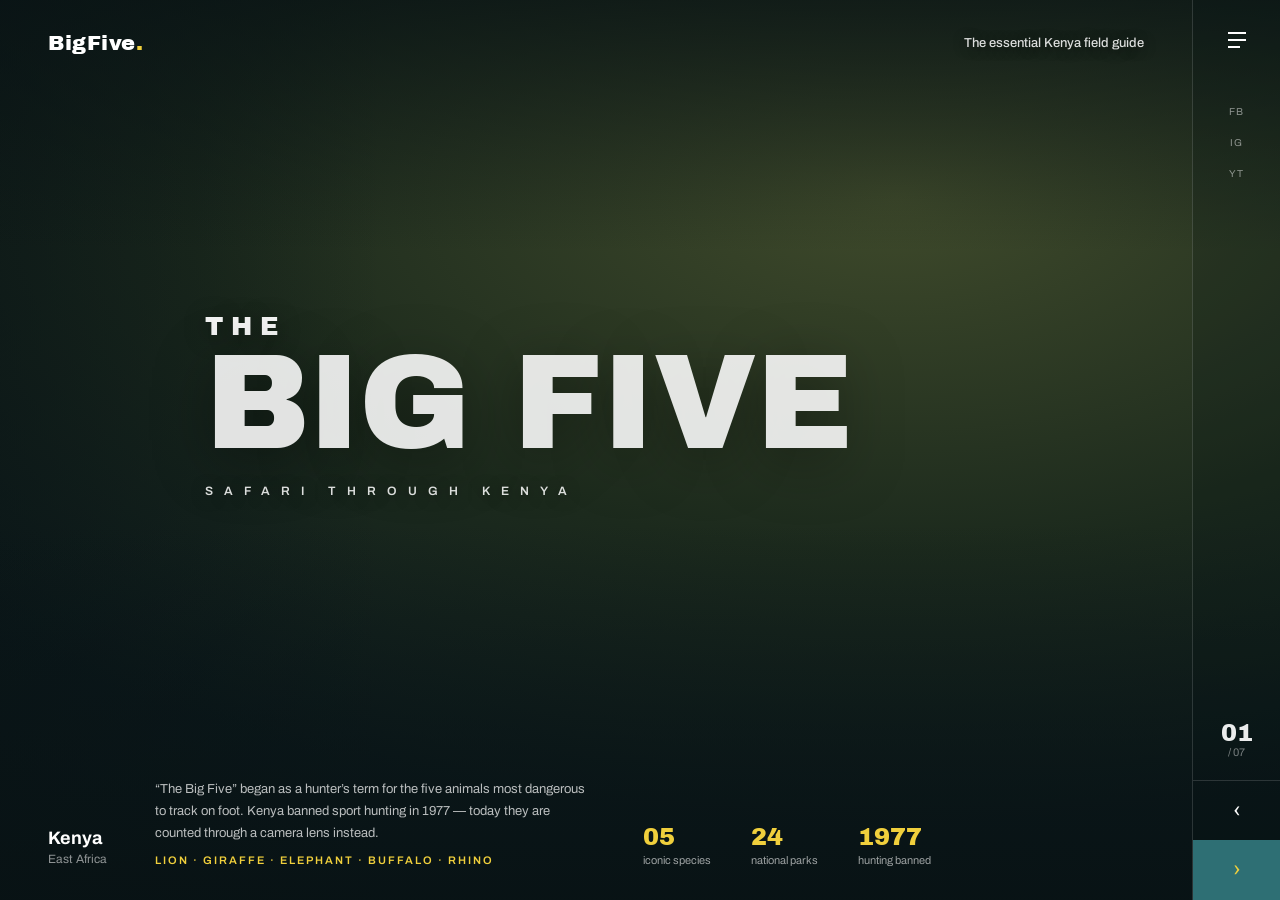
<file: site/index.html>
<!DOCTYPE html>
<html lang="en">
<head>
<meta charset="utf-8">
<meta name="viewport" content="width=device-width, initial-scale=1">
<title>Big Five &middot; The essential Kenya field guide</title>
<link rel="stylesheet" href="assets/style.css">
</head>
<body>
<main class="screen" style="--media: radial-gradient(120% 85% at 70% 22%, #3f4a2b 0%, #1c2a1d 46%, #0c1a1d 82%), linear-gradient(90deg, rgba(8,18,20,0.35), rgba(8,18,20,0) 40%);">

  <!-- Layer 1: media (swap for a wide savannah hero photo) -->
  <div class="media"></div>
  <div class="scrim"></div>

  <!-- Layer 3: top bar -->
  <header class="topbar">
    <a class="wordmark" href="index.html">BigFive<span class="dot">.</span></a>
    <div class="kicker">The essential Kenya field guide</div>
  </header>

  <!-- Layer 4: hero -->
  <div class="hero">
    <div class="overline">THE</div>
    <div class="title">BIG FIVE</div>
    <div class="subtitle">SAFARI THROUGH KENYA</div>
  </div>

  <!-- Layer 5: side rail -->
  <nav class="rail" aria-label="Page navigation">
    <button class="hamburger" type="button" aria-label="Open menu" aria-expanded="false" aria-controls="site-menu">
      <span></span><span></span><span></span>
    </button>
    <div class="social">
      <a href="#" aria-label="Facebook">FB</a>
      <a href="#" aria-label="Instagram">IG</a>
      <a href="#" aria-label="YouTube">YT</a>
    </div>
    <div class="spacer"></div>
    <div class="page-num">01</div>
    <div class="page-count">/ 07</div>
    <a class="arrow prev" href="parks.html" aria-label="Previous page">&#8249;</a>
    <a class="arrow next" href="lion.html" aria-label="Next page">&#8250;</a>
  </nav>

  <!-- Layer 6: bottom info -->
  <section class="info">
    <div class="name">Kenya<small>East Africa</small></div>
    <div class="body">
      <p>&ldquo;The Big Five&rdquo; began as a hunter&rsquo;s term for the five animals most dangerous to track on foot. Kenya banned sport hunting in 1977 &mdash; today they are counted through a camera lens instead.</p>
      <div class="tag">LION &middot; GIRAFFE &middot; ELEPHANT &middot; BUFFALO &middot; RHINO</div>
    </div>
    <div class="stats">
      <div><div class="num">05</div><div class="lbl">iconic species</div></div>
      <div><div class="num">24</div><div class="lbl">national parks</div></div>
      <div><div class="num">1977</div><div class="lbl">hunting banned</div></div>
    </div>
  </section>

  <!-- Layer 7: fullscreen nav overlay -->
  <div class="nav-overlay" id="site-menu" aria-hidden="true">
    <button class="close" type="button" aria-label="Close menu">&#10005;</button>
    <ul>
      <li><a href="index.html" aria-current="page"><span class="idx">01</span>Home</a></li>
      <li><a href="lion.html"><span class="idx">02</span>Lion</a></li>
      <li><a href="giraffe.html"><span class="idx">03</span>Giraffe</a></li>
      <li><a href="elephant.html"><span class="idx">04</span>Elephant</a></li>
      <li><a href="buffalo.html"><span class="idx">05</span>Buffalo</a></li>
      <li><a href="rhino.html"><span class="idx">06</span>Rhino</a></li>
      <li><a href="parks.html"><span class="idx">07</span>The Parks</a></li>
    </ul>
  </div>

</main>
<script src="assets/menu.js"></script>
</body>
</html>
</file>
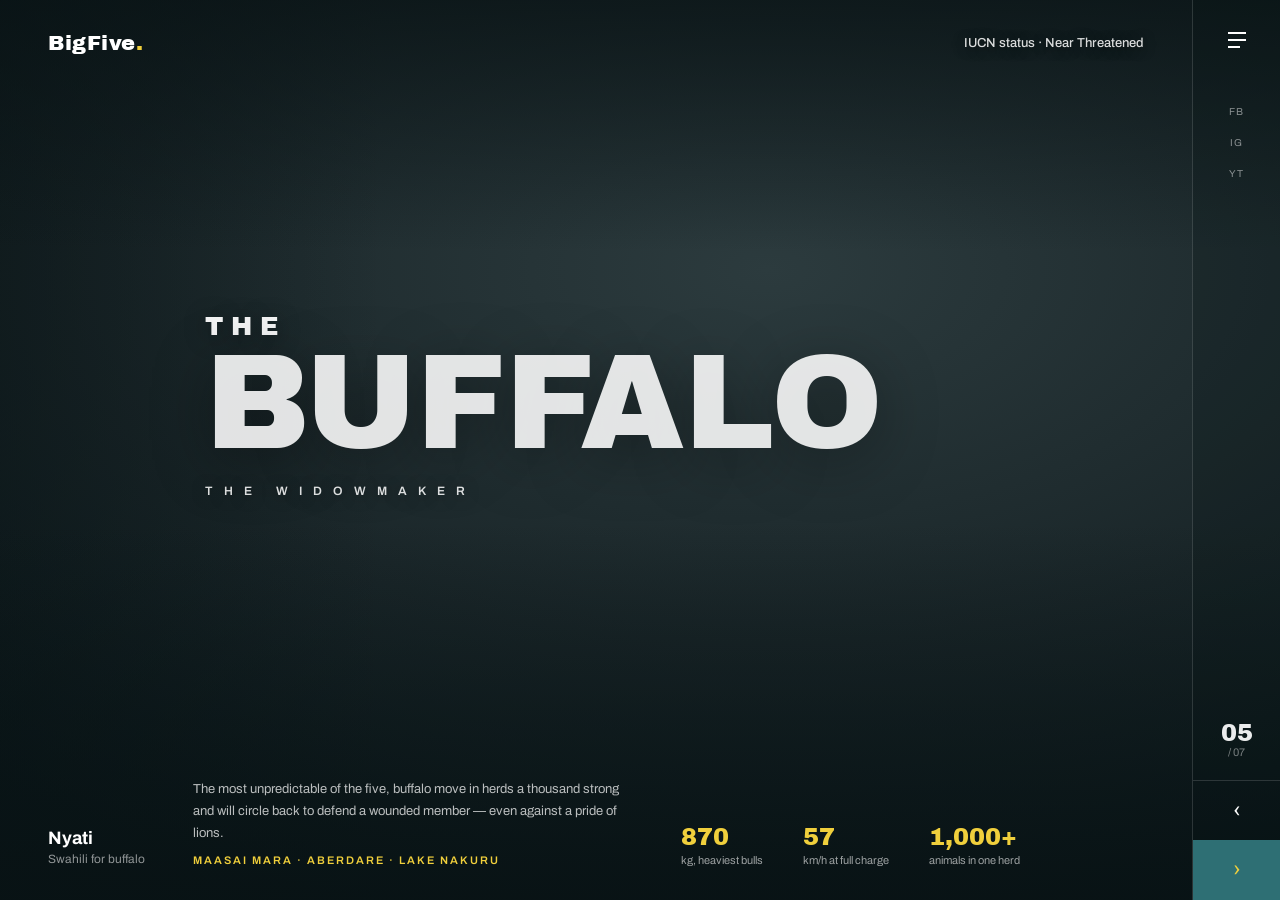
<file: site/buffalo.html>
<!DOCTYPE html>
<html lang="en">
<head>
<meta charset="utf-8">
<meta name="viewport" content="width=device-width, initial-scale=1">
<title>Buffalo &middot; Nyati &middot; Big Five Kenya</title>
<link rel="stylesheet" href="assets/style.css">
</head>
<body>
<main class="screen" style="--media: radial-gradient(120% 90% at 60% 30%, #2c3b3e 0%, #1a2629 46%, #0c1a1d 82%), linear-gradient(90deg, rgba(8,18,20,0.35), rgba(8,18,20,0) 40%);">

  <!-- Layer 1: media (gradient shows while the video loads) -->
  <div class="media">
    <video src="assets/media/buffalo.mp4" autoplay muted loop playsinline preload="auto"></video>
  </div>
  <div class="scrim"></div>

  <header class="topbar">
    <a class="wordmark" href="index.html">BigFive<span class="dot">.</span></a>
    <div class="kicker">IUCN status &middot; Near Threatened</div>
  </header>

  <div class="hero">
    <div class="overline">THE</div>
    <div class="title">BUFFALO</div>
    <div class="subtitle">THE WIDOWMAKER</div>
  </div>

  <nav class="rail" aria-label="Page navigation">
    <button class="hamburger" type="button" aria-label="Open menu" aria-expanded="false" aria-controls="site-menu">
      <span></span><span></span><span></span>
    </button>
    <div class="social">
      <a href="#" aria-label="Facebook">FB</a>
      <a href="#" aria-label="Instagram">IG</a>
      <a href="#" aria-label="YouTube">YT</a>
    </div>
    <div class="spacer"></div>
    <div class="page-num">05</div>
    <div class="page-count">/ 07</div>
    <a class="arrow prev" href="elephant.html" aria-label="Previous page">&#8249;</a>
    <a class="arrow next" href="rhino.html" aria-label="Next page">&#8250;</a>
  </nav>

  <section class="info">
    <div class="name">Nyati<small>Swahili for buffalo</small></div>
    <div class="body">
      <p>The most unpredictable of the five, buffalo move in herds a thousand strong and will circle back to defend a wounded member &mdash; even against a pride of lions.</p>
      <div class="tag">MAASAI MARA &middot; ABERDARE &middot; LAKE NAKURU</div>
    </div>
    <div class="stats">
      <div><div class="num">870</div><div class="lbl">kg, heaviest bulls</div></div>
      <div><div class="num">57</div><div class="lbl">km/h at full charge</div></div>
      <div><div class="num">1,000+</div><div class="lbl">animals in one herd</div></div>
    </div>
  </section>

  <div class="nav-overlay" id="site-menu" aria-hidden="true">
    <button class="close" type="button" aria-label="Close menu">&#10005;</button>
    <ul>
      <li><a href="index.html"><span class="idx">01</span>Home</a></li>
      <li><a href="lion.html"><span class="idx">02</span>Lion</a></li>
      <li><a href="giraffe.html"><span class="idx">03</span>Giraffe</a></li>
      <li><a href="elephant.html"><span class="idx">04</span>Elephant</a></li>
      <li><a href="buffalo.html" aria-current="page"><span class="idx">05</span>Buffalo</a></li>
      <li><a href="rhino.html"><span class="idx">06</span>Rhino</a></li>
      <li><a href="parks.html"><span class="idx">07</span>The Parks</a></li>
    </ul>
  </div>

</main>
<script src="assets/menu.js"></script>
</body>
</html>
</file>
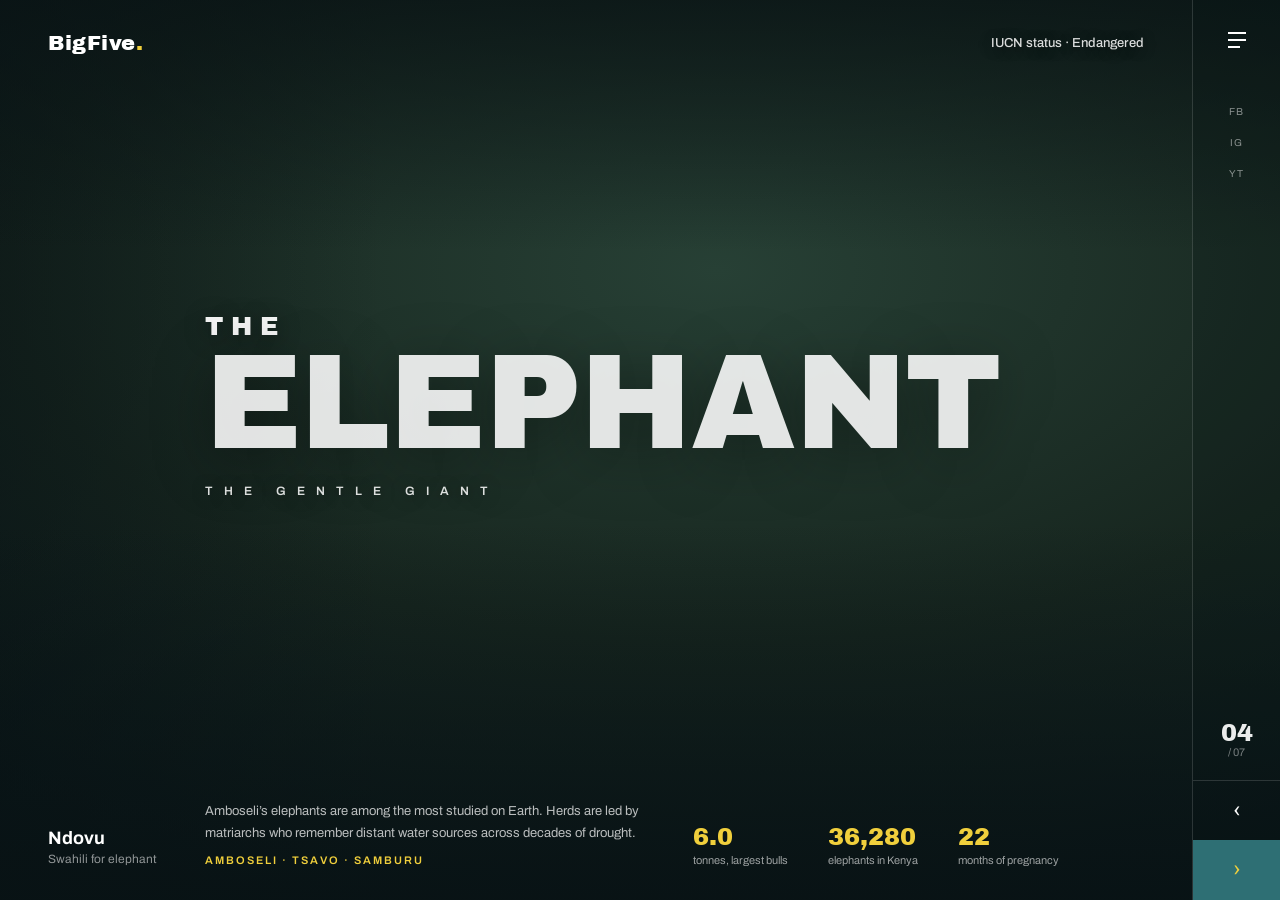
<file: site/elephant.html>
<!DOCTYPE html>
<html lang="en">
<head>
<meta charset="utf-8">
<meta name="viewport" content="width=device-width, initial-scale=1">
<title>Elephant &middot; Ndovu &middot; Big Five Kenya</title>
<link rel="stylesheet" href="assets/style.css">
</head>
<body>
<main class="screen" style="--media: radial-gradient(120% 90% at 56% 30%, #274035 0%, #17261f 46%, #0c1a1d 82%), linear-gradient(90deg, rgba(8,18,20,0.35), rgba(8,18,20,0) 40%);">

  <!-- Layer 1: media (gradient shows while the video loads) -->
  <div class="media">
    <video src="assets/media/elephant.mp4" autoplay muted loop playsinline preload="auto"></video>
  </div>
  <div class="scrim"></div>

  <header class="topbar">
    <a class="wordmark" href="index.html">BigFive<span class="dot">.</span></a>
    <div class="kicker">IUCN status &middot; Endangered</div>
  </header>

  <div class="hero">
    <div class="overline">THE</div>
    <div class="title">ELEPHANT</div>
    <div class="subtitle">THE GENTLE GIANT</div>
  </div>

  <nav class="rail" aria-label="Page navigation">
    <button class="hamburger" type="button" aria-label="Open menu" aria-expanded="false" aria-controls="site-menu">
      <span></span><span></span><span></span>
    </button>
    <div class="social">
      <a href="#" aria-label="Facebook">FB</a>
      <a href="#" aria-label="Instagram">IG</a>
      <a href="#" aria-label="YouTube">YT</a>
    </div>
    <div class="spacer"></div>
    <div class="page-num">04</div>
    <div class="page-count">/ 07</div>
    <a class="arrow prev" href="giraffe.html" aria-label="Previous page">&#8249;</a>
    <a class="arrow next" href="buffalo.html" aria-label="Next page">&#8250;</a>
  </nav>

  <section class="info">
    <div class="name">Ndovu<small>Swahili for elephant</small></div>
    <div class="body">
      <p>Amboseli&rsquo;s elephants are among the most studied on Earth. Herds are led by matriarchs who remember distant water sources across decades of drought.</p>
      <div class="tag">AMBOSELI &middot; TSAVO &middot; SAMBURU</div>
    </div>
    <div class="stats">
      <div><div class="num">6.0</div><div class="lbl">tonnes, largest bulls</div></div>
      <div><div class="num">36,280</div><div class="lbl">elephants in Kenya</div></div>
      <div><div class="num">22</div><div class="lbl">months of pregnancy</div></div>
    </div>
  </section>

  <div class="nav-overlay" id="site-menu" aria-hidden="true">
    <button class="close" type="button" aria-label="Close menu">&#10005;</button>
    <ul>
      <li><a href="index.html"><span class="idx">01</span>Home</a></li>
      <li><a href="lion.html"><span class="idx">02</span>Lion</a></li>
      <li><a href="giraffe.html"><span class="idx">03</span>Giraffe</a></li>
      <li><a href="elephant.html" aria-current="page"><span class="idx">04</span>Elephant</a></li>
      <li><a href="buffalo.html"><span class="idx">05</span>Buffalo</a></li>
      <li><a href="rhino.html"><span class="idx">06</span>Rhino</a></li>
      <li><a href="parks.html"><span class="idx">07</span>The Parks</a></li>
    </ul>
  </div>

</main>
<script src="assets/menu.js"></script>
</body>
</html>
</file>
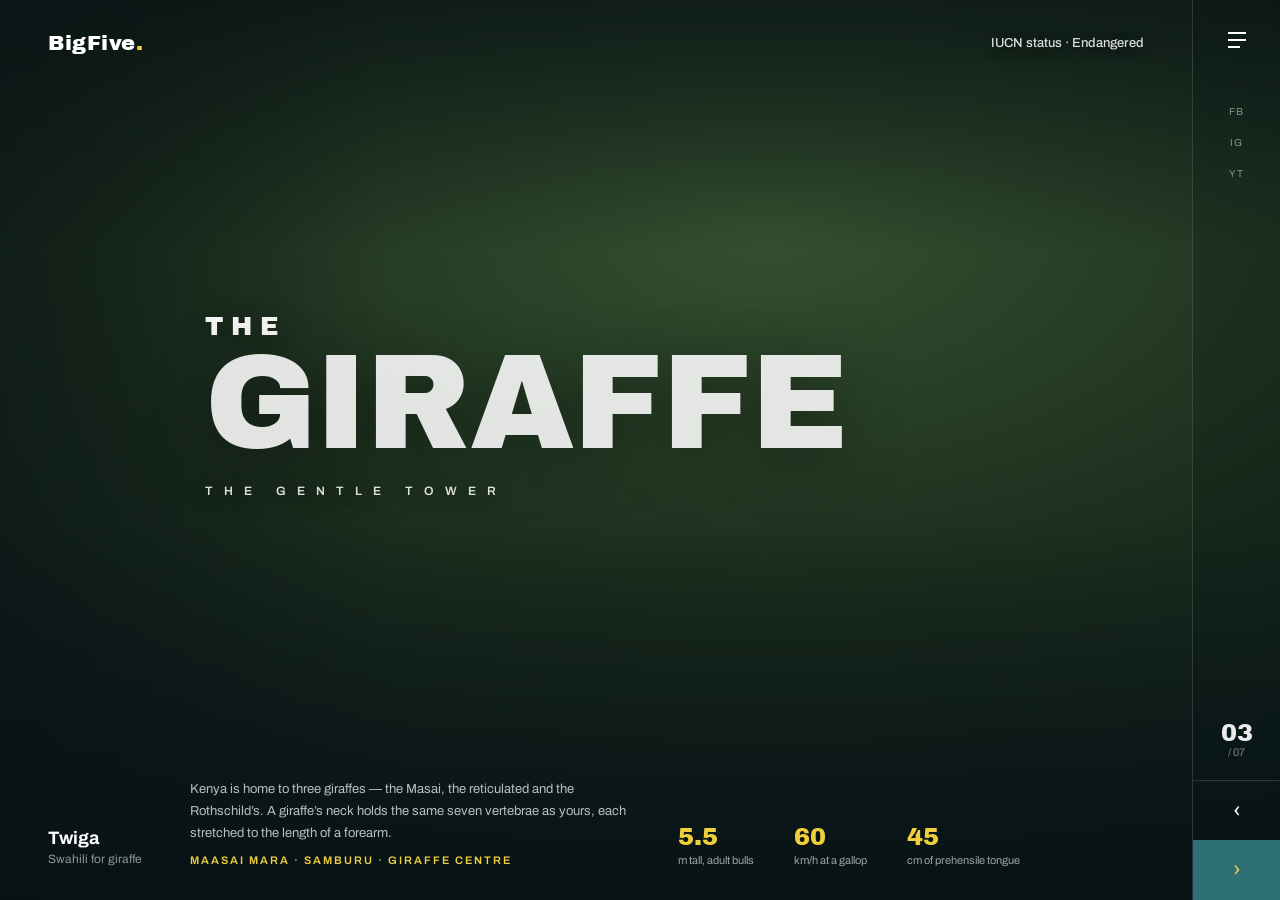
<file: site/giraffe.html>
<!DOCTYPE html>
<html lang="en">
<head>
<meta charset="utf-8">
<meta name="viewport" content="width=device-width, initial-scale=1">
<title>Giraffe &middot; Twiga &middot; Big Five Kenya</title>
<link rel="stylesheet" href="assets/style.css">
</head>
<body>
<main class="screen" style="--media: radial-gradient(120% 90% at 60% 26%, #33502f 0%, #1b2c1d 46%, #0c1a1d 82%), linear-gradient(90deg, rgba(8,18,20,0.35), rgba(8,18,20,0) 40%);">

  <!-- Layer 1: media (gradient shows while the video loads) -->
  <div class="media">
    <video src="assets/media/giraffe.mp4" autoplay muted loop playsinline preload="auto"></video>
  </div>
  <div class="scrim"></div>

  <header class="topbar">
    <a class="wordmark" href="index.html">BigFive<span class="dot">.</span></a>
    <div class="kicker">IUCN status &middot; Endangered</div>
  </header>

  <div class="hero">
    <div class="overline">THE</div>
    <div class="title">GIRAFFE</div>
    <div class="subtitle">THE GENTLE TOWER</div>
  </div>

  <nav class="rail" aria-label="Page navigation">
    <button class="hamburger" type="button" aria-label="Open menu" aria-expanded="false" aria-controls="site-menu">
      <span></span><span></span><span></span>
    </button>
    <div class="social">
      <a href="#" aria-label="Facebook">FB</a>
      <a href="#" aria-label="Instagram">IG</a>
      <a href="#" aria-label="YouTube">YT</a>
    </div>
    <div class="spacer"></div>
    <div class="page-num">03</div>
    <div class="page-count">/ 07</div>
    <a class="arrow prev" href="lion.html" aria-label="Previous page">&#8249;</a>
    <a class="arrow next" href="elephant.html" aria-label="Next page">&#8250;</a>
  </nav>

  <section class="info">
    <div class="name">Twiga<small>Swahili for giraffe</small></div>
    <div class="body">
      <p>Kenya is home to three giraffes &mdash; the Masai, the reticulated and the Rothschild&rsquo;s. A giraffe&rsquo;s neck holds the same seven vertebrae as yours, each stretched to the length of a forearm.</p>
      <div class="tag">MAASAI MARA &middot; SAMBURU &middot; GIRAFFE CENTRE</div>
    </div>
    <div class="stats">
      <div><div class="num">5.5</div><div class="lbl">m tall, adult bulls</div></div>
      <div><div class="num">60</div><div class="lbl">km/h at a gallop</div></div>
      <div><div class="num">45</div><div class="lbl">cm of prehensile tongue</div></div>
    </div>
  </section>

  <div class="nav-overlay" id="site-menu" aria-hidden="true">
    <button class="close" type="button" aria-label="Close menu">&#10005;</button>
    <ul>
      <li><a href="index.html"><span class="idx">01</span>Home</a></li>
      <li><a href="lion.html"><span class="idx">02</span>Lion</a></li>
      <li><a href="giraffe.html" aria-current="page"><span class="idx">03</span>Giraffe</a></li>
      <li><a href="elephant.html"><span class="idx">04</span>Elephant</a></li>
      <li><a href="buffalo.html"><span class="idx">05</span>Buffalo</a></li>
      <li><a href="rhino.html"><span class="idx">06</span>Rhino</a></li>
      <li><a href="parks.html"><span class="idx">07</span>The Parks</a></li>
    </ul>
  </div>

</main>
<script src="assets/menu.js"></script>
</body>
</html>
</file>
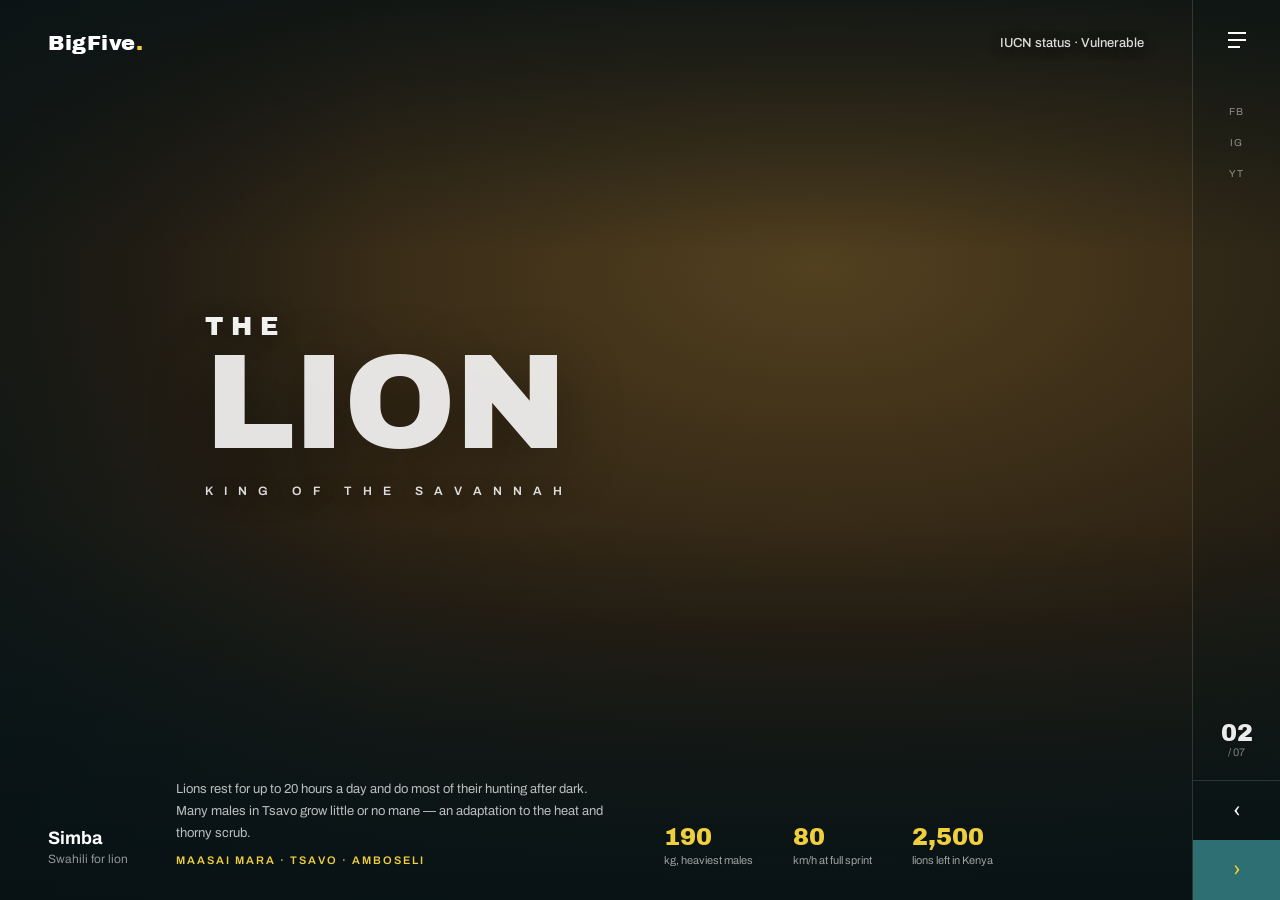
<file: site/lion.html>
<!DOCTYPE html>
<html lang="en">
<head>
<meta charset="utf-8">
<meta name="viewport" content="width=device-width, initial-scale=1">
<title>Lion &middot; Simba &middot; Big Five Kenya</title>
<link rel="stylesheet" href="assets/style.css">
</head>
<body>
<main class="screen" style="--media: radial-gradient(120% 90% at 64% 30%, #52401f 0%, #2a2013 46%, #0c1a1d 82%), linear-gradient(90deg, rgba(8,18,20,0.35), rgba(8,18,20,0) 40%);">

  <!-- Layer 1: media (gradient shows while the video loads) -->
  <div class="media">
    <video src="assets/media/lion.mp4" autoplay muted loop playsinline preload="auto"></video>
  </div>
  <div class="scrim"></div>

  <header class="topbar">
    <a class="wordmark" href="index.html">BigFive<span class="dot">.</span></a>
    <div class="kicker">IUCN status &middot; Vulnerable</div>
  </header>

  <div class="hero">
    <div class="overline">THE</div>
    <div class="title">LION</div>
    <div class="subtitle">KING OF THE SAVANNAH</div>
  </div>

  <nav class="rail" aria-label="Page navigation">
    <button class="hamburger" type="button" aria-label="Open menu" aria-expanded="false" aria-controls="site-menu">
      <span></span><span></span><span></span>
    </button>
    <div class="social">
      <a href="#" aria-label="Facebook">FB</a>
      <a href="#" aria-label="Instagram">IG</a>
      <a href="#" aria-label="YouTube">YT</a>
    </div>
    <div class="spacer"></div>
    <div class="page-num">02</div>
    <div class="page-count">/ 07</div>
    <a class="arrow prev" href="index.html" aria-label="Previous page">&#8249;</a>
    <a class="arrow next" href="giraffe.html" aria-label="Next page">&#8250;</a>
  </nav>

  <section class="info">
    <div class="name">Simba<small>Swahili for lion</small></div>
    <div class="body">
      <p>Lions rest for up to 20 hours a day and do most of their hunting after dark. Many males in Tsavo grow little or no mane &mdash; an adaptation to the heat and thorny scrub.</p>
      <div class="tag">MAASAI MARA &middot; TSAVO &middot; AMBOSELI</div>
    </div>
    <div class="stats">
      <div><div class="num">190</div><div class="lbl">kg, heaviest males</div></div>
      <div><div class="num">80</div><div class="lbl">km/h at full sprint</div></div>
      <div><div class="num">2,500</div><div class="lbl">lions left in Kenya</div></div>
    </div>
  </section>

  <div class="nav-overlay" id="site-menu" aria-hidden="true">
    <button class="close" type="button" aria-label="Close menu">&#10005;</button>
    <ul>
      <li><a href="index.html"><span class="idx">01</span>Home</a></li>
      <li><a href="lion.html" aria-current="page"><span class="idx">02</span>Lion</a></li>
      <li><a href="giraffe.html"><span class="idx">03</span>Giraffe</a></li>
      <li><a href="elephant.html"><span class="idx">04</span>Elephant</a></li>
      <li><a href="buffalo.html"><span class="idx">05</span>Buffalo</a></li>
      <li><a href="rhino.html"><span class="idx">06</span>Rhino</a></li>
      <li><a href="parks.html"><span class="idx">07</span>The Parks</a></li>
    </ul>
  </div>

</main>
<script src="assets/menu.js"></script>
</body>
</html>
</file>
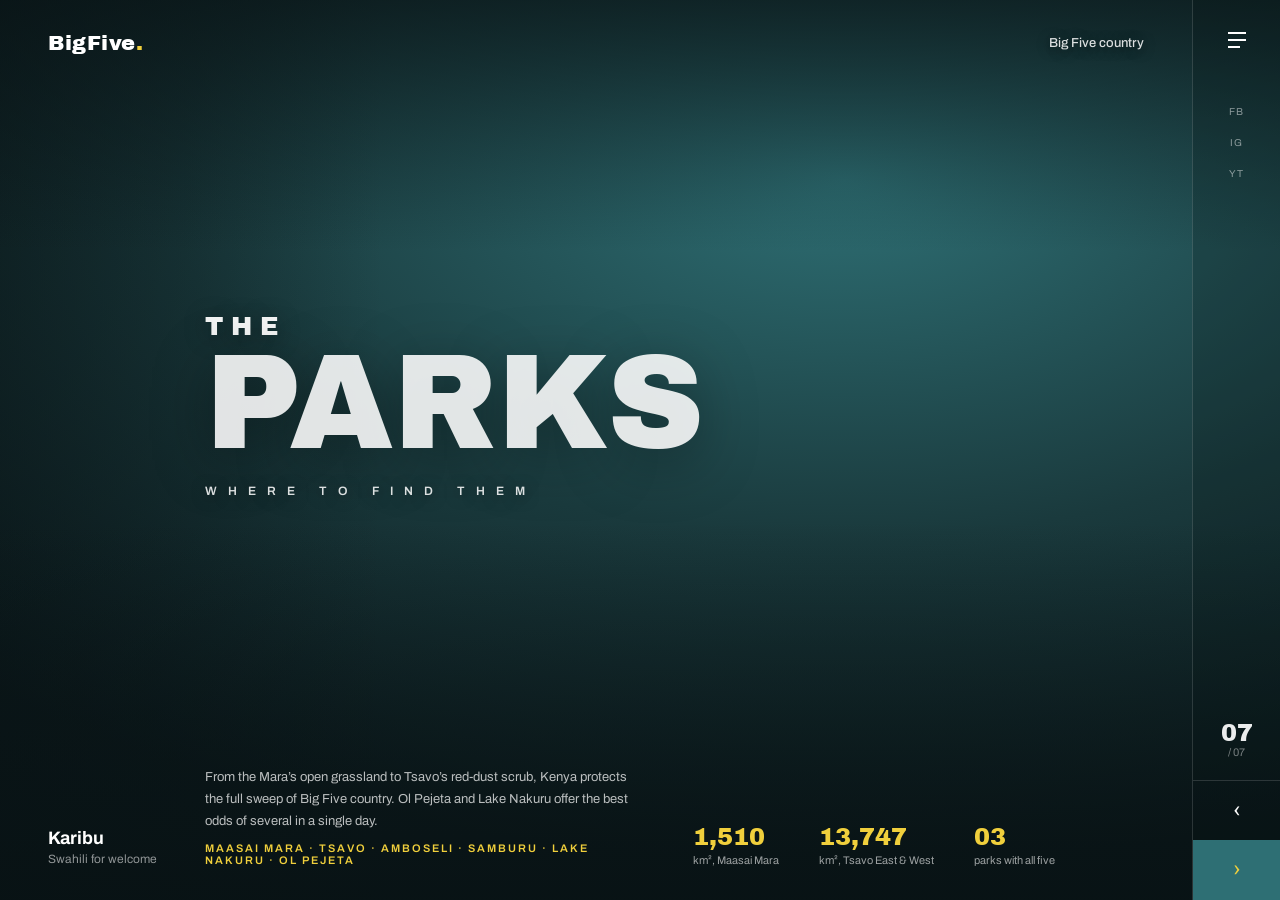
<file: site/parks.html>
<!DOCTYPE html>
<html lang="en">
<head>
<meta charset="utf-8">
<meta name="viewport" content="width=device-width, initial-scale=1">
<title>The Parks &middot; Where to find them &middot; Big Five Kenya</title>
<link rel="stylesheet" href="assets/style.css">
</head>
<body>
<main class="screen" style="--media: radial-gradient(120% 90% at 66% 20%, #2e6f74 0%, #1a3a3d 44%, #0c1a1d 84%), linear-gradient(90deg, rgba(8,18,20,0.35), rgba(8,18,20,0) 40%);">

  <!-- Layer 1: media (swap for a landscape or map photo) -->
  <div class="media"></div>
  <div class="scrim"></div>

  <header class="topbar">
    <a class="wordmark" href="index.html">BigFive<span class="dot">.</span></a>
    <div class="kicker">Big Five country</div>
  </header>

  <div class="hero">
    <div class="overline">THE</div>
    <div class="title">PARKS</div>
    <div class="subtitle">WHERE TO FIND THEM</div>
  </div>

  <nav class="rail" aria-label="Page navigation">
    <button class="hamburger" type="button" aria-label="Open menu" aria-expanded="false" aria-controls="site-menu">
      <span></span><span></span><span></span>
    </button>
    <div class="social">
      <a href="#" aria-label="Facebook">FB</a>
      <a href="#" aria-label="Instagram">IG</a>
      <a href="#" aria-label="YouTube">YT</a>
    </div>
    <div class="spacer"></div>
    <div class="page-num">07</div>
    <div class="page-count">/ 07</div>
    <a class="arrow prev" href="rhino.html" aria-label="Previous page">&#8249;</a>
    <a class="arrow next" href="index.html" aria-label="Next page">&#8250;</a>
  </nav>

  <section class="info">
    <div class="name">Karibu<small>Swahili for welcome</small></div>
    <div class="body">
      <p>From the Mara&rsquo;s open grassland to Tsavo&rsquo;s red-dust scrub, Kenya protects the full sweep of Big Five country. Ol Pejeta and Lake Nakuru offer the best odds of several in a single day.</p>
      <div class="tag">MAASAI MARA &middot; TSAVO &middot; AMBOSELI &middot; SAMBURU &middot; LAKE NAKURU &middot; OL PEJETA</div>
    </div>
    <div class="stats">
      <div><div class="num">1,510</div><div class="lbl">km&sup2;, Maasai Mara</div></div>
      <div><div class="num">13,747</div><div class="lbl">km&sup2;, Tsavo East &amp; West</div></div>
      <div><div class="num">03</div><div class="lbl">parks with all five</div></div>
    </div>
  </section>

  <div class="nav-overlay" id="site-menu" aria-hidden="true">
    <button class="close" type="button" aria-label="Close menu">&#10005;</button>
    <ul>
      <li><a href="index.html"><span class="idx">01</span>Home</a></li>
      <li><a href="lion.html"><span class="idx">02</span>Lion</a></li>
      <li><a href="giraffe.html"><span class="idx">03</span>Giraffe</a></li>
      <li><a href="elephant.html"><span class="idx">04</span>Elephant</a></li>
      <li><a href="buffalo.html"><span class="idx">05</span>Buffalo</a></li>
      <li><a href="rhino.html"><span class="idx">06</span>Rhino</a></li>
      <li><a href="parks.html" aria-current="page"><span class="idx">07</span>The Parks</a></li>
    </ul>
  </div>

</main>
<script src="assets/menu.js"></script>
</body>
</html>
</file>
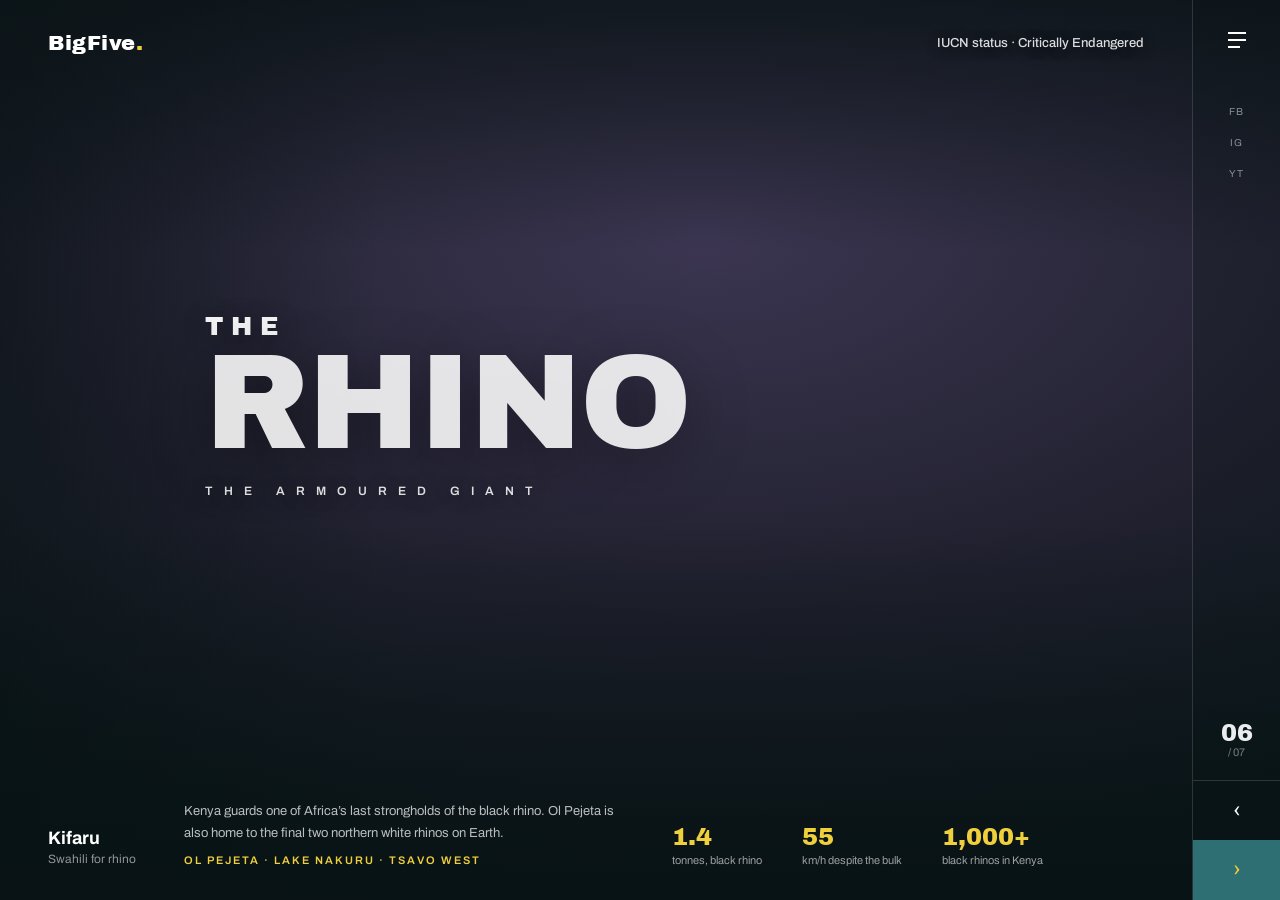
<file: site/rhino.html>
<!DOCTYPE html>
<html lang="en">
<head>
<meta charset="utf-8">
<meta name="viewport" content="width=device-width, initial-scale=1">
<title>Rhino &middot; Kifaru &middot; Big Five Kenya</title>
<link rel="stylesheet" href="assets/style.css">
</head>
<body>
<main class="screen" style="--media: radial-gradient(120% 90% at 55% 26%, #3c3652 0%, #20202e 46%, #0c1a1d 82%), linear-gradient(90deg, rgba(8,18,20,0.35), rgba(8,18,20,0) 40%);">

  <!-- Layer 1: media (gradient shows while the video loads) -->
  <div class="media">
    <video src="assets/media/rhino.mp4" autoplay muted loop playsinline preload="auto"></video>
  </div>
  <div class="scrim"></div>

  <header class="topbar">
    <a class="wordmark" href="index.html">BigFive<span class="dot">.</span></a>
    <div class="kicker">IUCN status &middot; Critically Endangered</div>
  </header>

  <div class="hero">
    <div class="overline">THE</div>
    <div class="title">RHINO</div>
    <div class="subtitle">THE ARMOURED GIANT</div>
  </div>

  <nav class="rail" aria-label="Page navigation">
    <button class="hamburger" type="button" aria-label="Open menu" aria-expanded="false" aria-controls="site-menu">
      <span></span><span></span><span></span>
    </button>
    <div class="social">
      <a href="#" aria-label="Facebook">FB</a>
      <a href="#" aria-label="Instagram">IG</a>
      <a href="#" aria-label="YouTube">YT</a>
    </div>
    <div class="spacer"></div>
    <div class="page-num">06</div>
    <div class="page-count">/ 07</div>
    <a class="arrow prev" href="buffalo.html" aria-label="Previous page">&#8249;</a>
    <a class="arrow next" href="parks.html" aria-label="Next page">&#8250;</a>
  </nav>

  <section class="info">
    <div class="name">Kifaru<small>Swahili for rhino</small></div>
    <div class="body">
      <p>Kenya guards one of Africa&rsquo;s last strongholds of the black rhino. Ol Pejeta is also home to the final two northern white rhinos on Earth.</p>
      <div class="tag">OL PEJETA &middot; LAKE NAKURU &middot; TSAVO WEST</div>
    </div>
    <div class="stats">
      <div><div class="num">1.4</div><div class="lbl">tonnes, black rhino</div></div>
      <div><div class="num">55</div><div class="lbl">km/h despite the bulk</div></div>
      <div><div class="num">1,000+</div><div class="lbl">black rhinos in Kenya</div></div>
    </div>
  </section>

  <div class="nav-overlay" id="site-menu" aria-hidden="true">
    <button class="close" type="button" aria-label="Close menu">&#10005;</button>
    <ul>
      <li><a href="index.html"><span class="idx">01</span>Home</a></li>
      <li><a href="lion.html"><span class="idx">02</span>Lion</a></li>
      <li><a href="giraffe.html"><span class="idx">03</span>Giraffe</a></li>
      <li><a href="elephant.html"><span class="idx">04</span>Elephant</a></li>
      <li><a href="buffalo.html"><span class="idx">05</span>Buffalo</a></li>
      <li><a href="rhino.html" aria-current="page"><span class="idx">06</span>Rhino</a></li>
      <li><a href="parks.html"><span class="idx">07</span>The Parks</a></li>
    </ul>
  </div>

</main>
<script src="assets/menu.js"></script>
</body>
</html>
</file>
<file: site/assets/style.css>
/* Big Five Kenya — shared styles (recreated from design_handoff_bigfive_kenya) */

@import url('https://fonts.googleapis.com/css2?family=Archivo:wght@400;500;600;700&family=Archivo+Black&display=swap');

:root {
  --bg: #0c1a1d;
  --yellow: #f0cf3c;
  --teal: #2e6f74;
  --teal-hover: #38838a;
  --rail: 88px;
  --hairline: rgba(255, 255, 255, 0.14);
}

* { box-sizing: border-box; }

html, body { margin: 0; padding: 0; background: var(--bg); }

a { color: var(--yellow); text-decoration: none; }
a:hover { color: #fff; }

/* ---- Screen shell ---------------------------------------------------------- */
.screen {
  position: relative;
  width: 100%;
  height: 100vh;
  min-height: 640px;
  overflow: hidden;
  background: var(--bg);
  color: #fff;
  font-family: 'Archivo', sans-serif;
}

/* ---- Layer 1: full-bleed media ------------------------------------------------
   Placeholder background. Swap `.media` for a real <img>/<video> (object-fit:
   cover) per page; the per-page `--media` gradient below is the stand-in. */
.media {
  position: absolute;
  inset: 0;
  background: var(--media, var(--bg));
  background-size: cover;
  background-position: center;
}
.media > img,
.media > video {
  width: 100%;
  height: 100%;
  object-fit: cover;
  display: block;
}

/* ---- Layer 2: gradient scrim -------------------------------------------------- */
.scrim {
  position: absolute;
  inset: 0;
  pointer-events: none;
  background:
    linear-gradient(180deg, rgba(8, 18, 20, 0.72) 0%, rgba(8, 18, 20, 0) 28%),
    linear-gradient(0deg,   rgba(8, 18, 20, 0.9)  0%, rgba(8, 18, 20, 0) 42%),
    linear-gradient(90deg,  rgba(8, 18, 20, 0.5)  0%, rgba(8, 18, 20, 0) 30%);
}

/* ---- Layer 3: top bar ------------------------------------------------------- */
.topbar {
  position: absolute;
  top: 0;
  left: 0;
  right: var(--rail);
  display: flex;
  justify-content: space-between;
  align-items: center;
  padding: 32px 48px;
  pointer-events: none;
}
.wordmark {
  pointer-events: auto;
  font-family: 'Archivo Black', sans-serif;
  font-size: 21px;
  color: #fff;
  letter-spacing: 0.5px;
}
.wordmark .dot { color: var(--yellow); }
.kicker {
  font-size: 13px;
  font-weight: 500;
  color: rgba(255, 255, 255, 0.85);
  text-shadow: 0 2px 12px rgba(0, 0, 0, 0.5);
}

/* ---- Layer 4: hero title block -------------------------------------------- */
.hero {
  position: absolute;
  left: 16%;
  right: 130px;
  top: 45%;
  transform: translateY(-50%);
  pointer-events: none;
}
.hero .overline {
  font-family: 'Archivo Black', sans-serif;
  font-size: clamp(18px, 2vw, 30px);
  letter-spacing: 8px;
  color: rgba(255, 255, 255, 0.95);
  text-shadow: 0 4px 24px rgba(0, 0, 0, 0.45);
}
.hero .title {
  font-family: 'Archivo Black', sans-serif;
  font-size: clamp(64px, 10.5vw, 185px);
  line-height: 0.95;
  letter-spacing: -0.01em;
  color: rgba(255, 255, 255, 0.88);
  text-shadow: 0 12px 60px rgba(0, 0, 0, 0.35);
  white-space: nowrap;
}
.hero .subtitle {
  margin-top: 16px;
  font-size: clamp(11px, 0.95vw, 15px);
  font-weight: 600;
  letter-spacing: 11px;
  color: rgba(255, 255, 255, 0.85);
  text-shadow: 0 2px 14px rgba(0, 0, 0, 0.5);
}

/* ---- Layer 5: right side rail ------------------------------------------------ */
.rail {
  position: absolute;
  right: 0;
  top: 0;
  bottom: 0;
  width: var(--rail);
  display: flex;
  flex-direction: column;
  align-items: center;
  border-left: 1px solid var(--hairline);
  background: rgba(8, 18, 20, 0.22);
  z-index: 20;
}
.rail .hamburger {
  background: none;
  border: none;
  cursor: pointer;
  padding: 14px;
  margin-top: 18px;
  display: flex;
  flex-direction: column;
  align-items: flex-start;
  gap: 5px;
}
.rail .hamburger span {
  display: block;
  width: 18px;
  height: 2px;
  background: #fff;
}
.rail .hamburger span:last-child { width: 12px; }
.rail .social {
  display: flex;
  flex-direction: column;
  gap: 20px;
  margin-top: 44px;
  align-items: center;
}
.rail .social a {
  font-size: 10px;
  letter-spacing: 1.5px;
  color: rgba(255, 255, 255, 0.5);
}
.rail .social a:hover { color: var(--yellow); }
.rail .spacer { flex: 1; }
.rail .page-num {
  font-family: 'Archivo Black', sans-serif;
  font-size: 24px;
  color: rgba(255, 255, 255, 0.92);
}
.rail .page-count {
  font-size: 11px;
  color: rgba(255, 255, 255, 0.45);
  margin-bottom: 22px;
}
.rail .arrow {
  width: var(--rail);
  height: 60px;
  display: flex;
  align-items: center;
  justify-content: center;
  font-size: 22px;
}
.rail .arrow.prev {
  border-top: 1px solid var(--hairline);
  color: #fff;
}
.rail .arrow.prev:hover { background: rgba(255, 255, 255, 0.08); color: #fff; }
.rail .arrow.next {
  background: var(--teal);
  color: var(--yellow);
}
.rail .arrow.next:hover { background: var(--teal-hover); color: var(--yellow); }

/* ---- Layer 6: bottom info row --------------------------------------------- */
.info {
  position: absolute;
  left: 0;
  right: var(--rail);
  bottom: 0;
  display: flex;
  flex-wrap: wrap;
  gap: 28px 48px;
  align-items: flex-end;
  padding: 0 48px 34px;
  pointer-events: none;
}
.info .name {
  font-size: 18px;
  font-weight: 700;
  color: #fff;
}
.info .name small {
  display: block;
  font-size: 12px;
  font-weight: 400;
  color: rgba(255, 255, 255, 0.55);
  margin-top: 4px;
}
.info .body {
  flex: 1 1 300px;
  max-width: 440px;
  min-width: 240px;
}
.info .body p {
  margin: 0;
  font-size: 13px;
  line-height: 1.7;
  color: rgba(255, 255, 255, 0.72);
}
.info .body .tag {
  margin-top: 10px;
  font-size: 11px;
  font-weight: 600;
  letter-spacing: 2px;
  color: var(--yellow);
}
.info .stats {
  display: flex;
  flex-wrap: wrap;
  gap: 20px 40px;
  max-width: 420px;
}
.info .stats .num {
  font-family: 'Archivo Black', sans-serif;
  font-size: 24px;
  color: var(--yellow);
}
.info .stats .lbl {
  font-size: 11px;
  color: rgba(255, 255, 255, 0.6);
  margin-top: 4px;
}

/* ---- Layer 7: fullscreen nav overlay ------------------------------------- */
.nav-overlay {
  position: fixed;
  inset: 0;
  z-index: 50;
  background: rgba(8, 18, 20, 0.97);
  display: none;
  flex-direction: column;
  justify-content: center;
  padding: 0 14vw;
}
.nav-overlay.open { display: flex; }
.nav-overlay .close {
  position: absolute;
  top: 26px;
  right: 30px;
  background: none;
  border: none;
  cursor: pointer;
  color: #fff;
  font-size: 26px;
  padding: 12px;
}
.nav-overlay ul {
  list-style: none;
  margin: 0;
  padding: 0;
  display: flex;
  flex-direction: column;
  gap: 4px;
}
.nav-overlay a {
  display: flex;
  align-items: baseline;
  gap: 22px;
  color: #fff;
  font-family: 'Archivo Black', sans-serif;
  font-size: clamp(26px, 3.6vw, 48px);
}
.nav-overlay a:hover { color: var(--yellow); }
.nav-overlay a .idx {
  font-family: 'Archivo', sans-serif;
  font-size: 13px;
  color: var(--yellow);
}
.nav-overlay a[aria-current='page'] { color: var(--yellow); }

/* ---- Small screens: keep the single screen usable ----------------------- */
@media (max-width: 700px) {
  .topbar { padding: 20px 20px; }
  .hero { left: 20px; right: 96px; }
  .hero .subtitle { letter-spacing: 6px; }
  .info { padding: 0 20px 24px; gap: 18px 28px; }
  .rail .social { display: none; }
}

@media (prefers-reduced-motion: reduce) {
  * { scroll-behavior: auto; }
}
</file>
